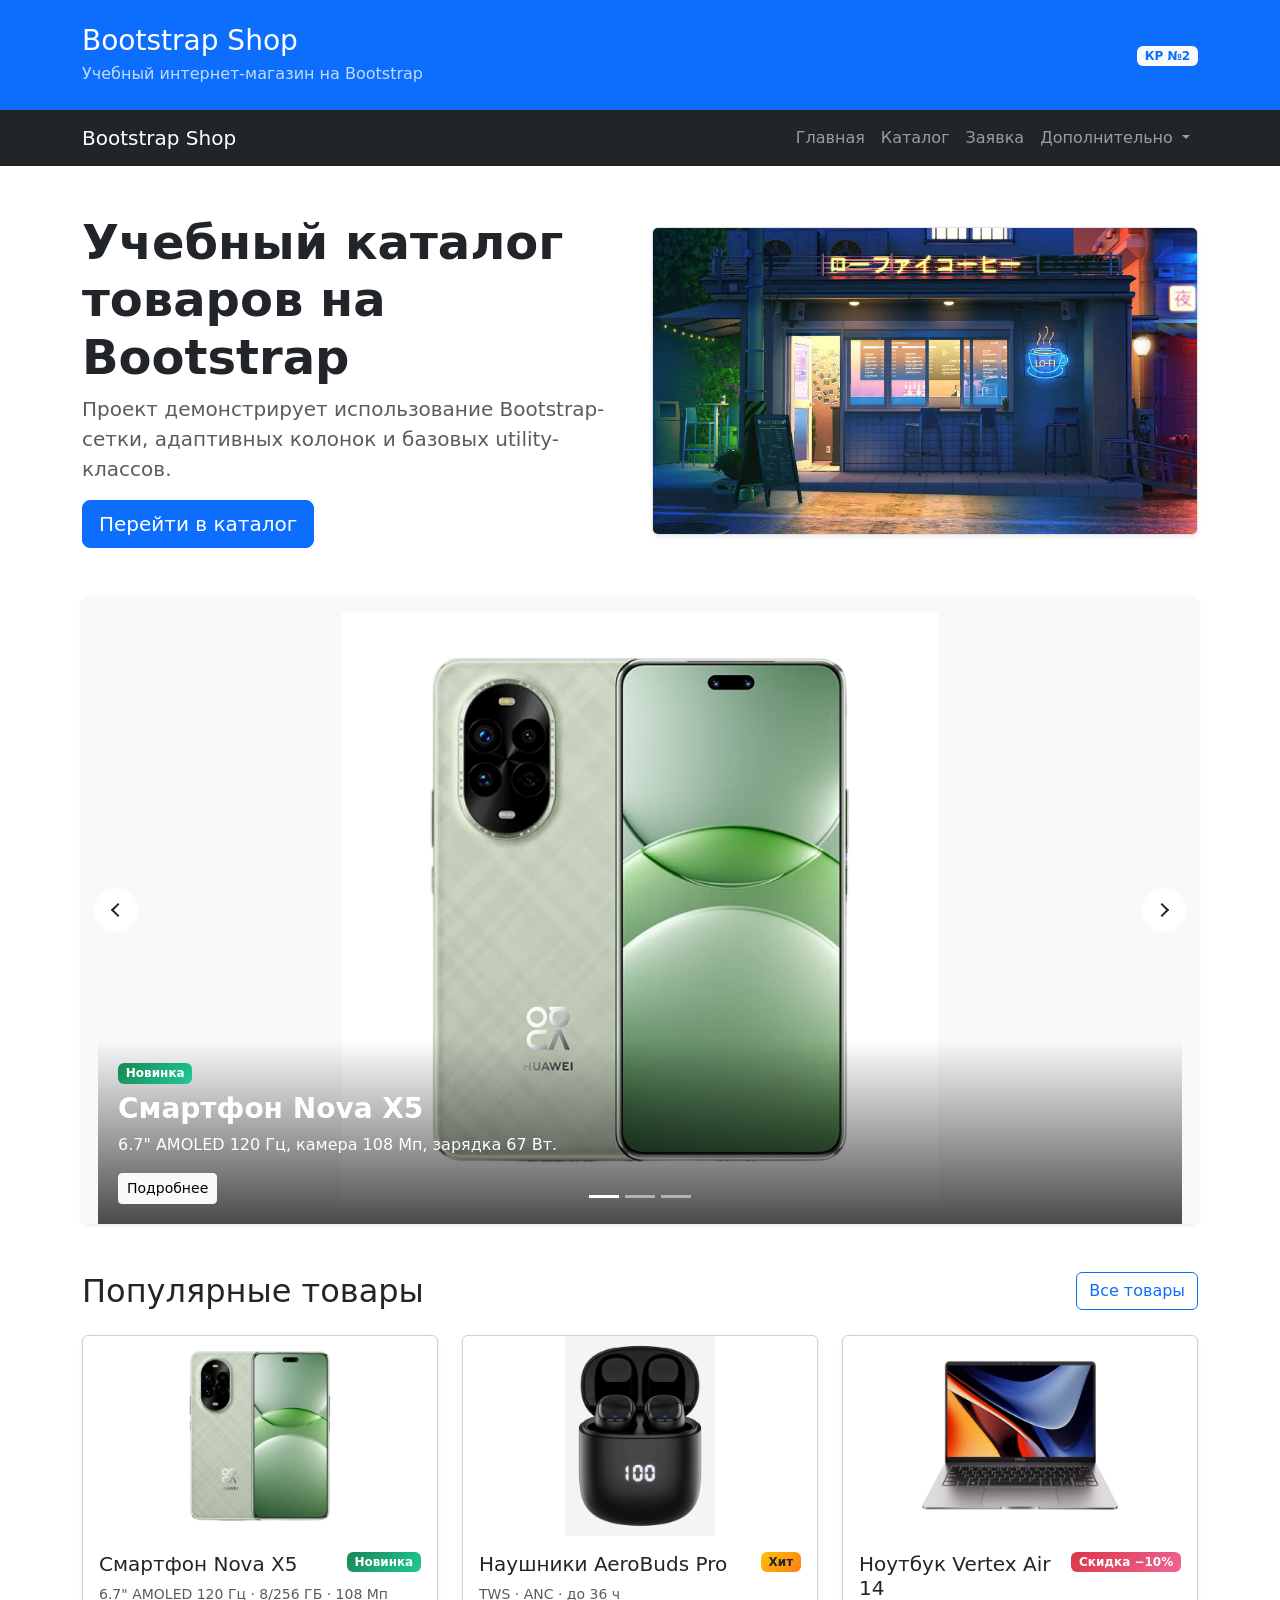
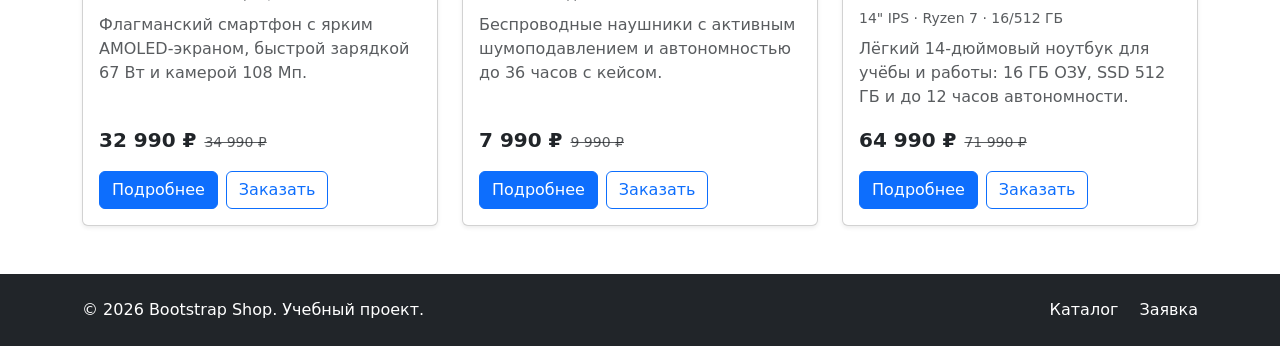
<file: index.html>
<!DOCTYPE html>
<html lang="ru">

<head>
    <meta charset="UTF-8">
    <meta name="viewport" content="width=device-width, initial-scale=1.0">
    <title>Главная — Bootstrap Shop</title>

    <link href="https://cdn.jsdelivr.net/npm/bootstrap@5.3.3/dist/css/bootstrap.min.css" rel="stylesheet">
    <link rel="stylesheet" href="css/custom.css">
</head>

<body class="d-flex flex-column min-vh-100">
    <script src="https://cdn.jsdelivr.net/npm/bootstrap@5.3.3/dist/js/bootstrap.bundle.min.js">
    </script>
    <header class="bg-primary text-white py-4">
        <div class="container">
            <div class="row align-items-center">
                <div class="col-12 col-md-8">
                    <h1 class="h3 mb-1">Bootstrap Shop</h1>
                    <p class="mb-0 opacity-75">
                        Учебный интернет-магазин на Bootstrap
                    </p>
                </div>

                <div class="col-12 col-md-4 text-md-end mt-3 mt-md-0">
                    <span class="badge bg-light text-primary">
                        КР №2
                    </span>
                </div>
            </div>
        </div>
    </header>
    <nav class="navbar navbar-expand-lg navbar-dark bg-dark">
        <div class="container">
            <a class="navbar-brand" href="index.html">Bootstrap Shop</a>

            <button class="navbar-toggler" type="button" data-bs-toggle="collapse" data-bs-target="#mainNavbar"
                aria-controls="mainNavbar" aria-expanded="false" aria-label="Переключить навигацию">
                <span class="navbar-toggler-icon"></span>
            </button>

            <div class="collapse navbar-collapse" id="mainNavbar">
                <ul class="navbar-nav ms-auto">
                    <li class="nav-item">
                        <a class="nav-link" href="index.html">Главная</a>
                    </li>

                    <li class="nav-item">
                        <a class="nav-link" href="catalog.html">Каталог</a>
                    </li>

                    <li class="nav-item">
                        <a class="nav-link" href="order.html">Заявка</a>
                    </li>

                    <li class="nav-item dropdown">
                        <a class="nav-link dropdown-toggle" href="#" role="button" data-bs-toggle="dropdown"
                            aria-expanded="false">
                            Дополнительно
                        </a>
                        <ul class="dropdown-menu">
                            <li><a class="dropdown-item" href="catalog.html">Все товары</a></li>
                            <li><a class="dropdown-item" href="order.html">Оформить заявку</a></li>
                            <li><a class="dropdown-item" href="index.html#popular">Популярное</a></li>
                        </ul>
                    </li>
                </ul>
            </div>
        </div>
    </nav>

    <main>
        <section class="container my-5">
            <div class="row align-items-center g-4">
                <div class="col-12 col-lg-6">
                    <h2 class="display-5 fw-bold">
                        Учебный каталог товаров на Bootstrap
                    </h2>
                    <p class="lead text-muted">
                        Проект демонстрирует использование Bootstrap-сетки,
                        адаптивных колонок и базовых utility-классов.
                    </p>
                    <a class="btn btn-primary btn-lg" href="catalog.html">
                        Перейти в каталог
                    </a>
                </div>

                <div class="col-12 col-lg-6">
                    <div class="ratio ratio-16x9 bg-light border rounded overflow-hidden shadow-sm">
                        <img class="preview__image" src="images/preview.jpg" alt="Превью">
                    </div>
                </div>
            </div>
        </section>
        <section class="container my-5">
            <div id="promoCarousel" class="carousel slide" data-bs-ride="carousel" data-bs-interval="5000">
                <div class="carousel-indicators">
                    <button type="button" data-bs-target="#promoCarousel" data-bs-slide-to="0" class="active"
                        aria-current="true" aria-label="Слайд 1"></button>
                    <button type="button" data-bs-target="#promoCarousel" data-bs-slide-to="1"
                        aria-label="Слайд 2"></button>
                    <button type="button" data-bs-target="#promoCarousel" data-bs-slide-to="2"
                        aria-label="Слайд 3"></button>
                </div>

                <div class="carousel-inner rounded overflow-hidden shadow-sm">
                    <div class="carousel-item active">
                        <div class="carousel-media">
                            <img src="images/phone.jpg" alt="Смартфон Nova X5">
                        </div>
                        <div class="carousel-caption d-none d-md-block text-start">
                            <span class="badge bg-success mb-2">Новинка</span>
                            <h2 class="h3 fw-bold">Смартфон Nova X5</h2>
                            <p class="mb-3">6.7" AMOLED 120 Гц, камера 108 Мп, зарядка 67 Вт.</p>
                            <a class="btn btn-light btn-sm" href="product-1.html">Подробнее</a>
                        </div>
                    </div>

                    <div class="carousel-item">
                        <div class="carousel-media">
                            <img src="images/headphones.jpg" alt="Наушники AeroBuds Pro">
                        </div>
                        <div class="carousel-caption d-none d-md-block text-start">
                            <span class="badge bg-warning text-dark mb-2">Хит</span>
                            <h2 class="h3 fw-bold">Наушники AeroBuds Pro</h2>
                            <p class="mb-3">ANC до 35 дБ, Bluetooth 5.3, до 36 часов автономности.</p>
                            <a class="btn btn-light btn-sm" href="product-2.html">Подробнее</a>
                        </div>
                    </div>

                    <div class="carousel-item">
                        <div class="carousel-media">
                            <img src="images/laptop.jpeg" alt="Ноутбук Vertex Air 14">
                        </div>
                        <div class="carousel-caption d-none d-md-block text-start">
                            <span class="badge bg-danger mb-2">Скидка −10%</span>
                            <h2 class="h3 fw-bold">Ноутбук Vertex Air 14</h2>
                            <p class="mb-3">Ryzen 7, 16 ГБ ОЗУ, SSD 512 ГБ, до 12 часов работы.</p>
                            <a class="btn btn-light btn-sm" href="product-3.html">Подробнее</a>
                        </div>
                    </div>
                </div>

                <button class="carousel-control-prev" type="button" data-bs-target="#promoCarousel"
                    data-bs-slide="prev">
                    <span class="carousel-control-prev-icon" aria-hidden="true"></span>
                    <span class="visually-hidden">Предыдущий</span>
                </button>
                <button class="carousel-control-next" type="button" data-bs-target="#promoCarousel"
                    data-bs-slide="next">
                    <span class="carousel-control-next-icon" aria-hidden="true"></span>
                    <span class="visually-hidden">Следующий</span>
                </button>
            </div>
        </section>

        <section class="container my-5" id="popular">
            <div class="d-flex justify-content-between align-items-center mb-4">
                <h2 class="mb-0">Популярные товары</h2>
                <a class="btn btn-outline-primary" href="catalog.html">
                    Все товары
                </a>
            </div>

            <div class="row g-4">
                <div class="col-12 col-md-6 col-lg-4">
                    <div class="card h-100 shadow-sm">
                        <img src="images/phone.jpg" class="card-img-top" alt="Смартфон Nova X5">
                        <div class="card-body d-flex flex-column">
                            <div class="d-flex justify-content-between align-items-start mb-2">
                                <h3 class="card-title h5 mb-0">Смартфон Nova X5</h3>
                                <span class="badge bg-success">Новинка</span>
                            </div>
                            <p class="text-muted small mb-2">6.7" AMOLED 120 Гц · 8/256 ГБ · 108 Мп</p>
                            <p class="card-text text-muted">
                                Флагманский смартфон с ярким AMOLED-экраном, быстрой зарядкой 67 Вт и камерой 108 Мп.
                            </p>
                            <div class="d-flex align-items-baseline gap-2 mt-auto mb-3">
                                <span class="fs-5 fw-bold">32 990 ₽</span>
                                <small class="text-muted text-decoration-line-through">34 990 ₽</small>
                            </div>
                            <div class="d-flex gap-2">
                                <a class="btn btn-primary" href="product-1.html">Подробнее</a>
                                <a class="btn btn-outline-primary" href="order.html">Заказать</a>
                            </div>
                        </div>
                    </div>
                </div>

                <div class="col-12 col-md-6 col-lg-4">
                    <div class="card h-100 shadow-sm">
                        <img src="images/headphones.jpg" class="card-img-top" alt="Наушники AeroBuds Pro">
                        <div class="card-body d-flex flex-column">
                            <div class="d-flex justify-content-between align-items-start mb-2">
                                <h3 class="card-title h5 mb-0">Наушники AeroBuds Pro</h3>
                                <span class="badge bg-warning text-dark">Хит</span>
                            </div>
                            <p class="text-muted small mb-2">TWS · ANC · до 36 ч</p>
                            <p class="card-text text-muted">
                                Беспроводные наушники с активным шумоподавлением и автономностью до 36 часов с кейсом.
                            </p>
                            <div class="d-flex align-items-baseline gap-2 mt-auto mb-3">
                                <span class="fs-5 fw-bold">7 990 ₽</span>
                                <small class="text-muted text-decoration-line-through">9 990 ₽</small>
                            </div>
                            <div class="d-flex gap-2">
                                <a class="btn btn-primary" href="product-2.html">Подробнее</a>
                                <a class="btn btn-outline-primary" href="order.html">Заказать</a>
                            </div>
                        </div>
                    </div>
                </div>

                <div class="col-12 col-md-6 col-lg-4">
                    <div class="card h-100 shadow-sm">
                        <img src="images/laptop.jpeg" class="card-img-top" alt="Ноутбук Vertex Air 14">
                        <div class="card-body d-flex flex-column">
                            <div class="d-flex justify-content-between align-items-start mb-2">
                                <h3 class="card-title h5 mb-0">Ноутбук Vertex Air 14</h3>
                                <span class="badge bg-danger">Скидка −10%</span>
                            </div>
                            <p class="text-muted small mb-2">14" IPS · Ryzen 7 · 16/512 ГБ</p>
                            <p class="card-text text-muted">
                                Лёгкий 14-дюймовый ноутбук для учёбы и работы: 16 ГБ ОЗУ, SSD 512 ГБ и до 12 часов
                                автономности.
                            </p>
                            <div class="d-flex align-items-baseline gap-2 mt-auto mb-3">
                                <span class="fs-5 fw-bold">64 990 ₽</span>
                                <small class="text-muted text-decoration-line-through">71 990 ₽</small>
                            </div>
                            <div class="d-flex gap-2">
                                <a class="btn btn-primary" href="product-3.html">Подробнее</a>
                                <a class="btn btn-outline-primary" href="order.html">Заказать</a>
                            </div>
                        </div>
                    </div>
                </div>
            </div>
        </section>

    </main>

    <footer class="bg-dark text-white py-4 mt-auto">
        <div class="container">
            <div class="row align-items-center g-3">
                <div class="col-12 col-md-6">
                    <p class="mb-0">
                        &copy; 2026 Bootstrap Shop. Учебный проект.
                    </p>
                </div>

                <div class="col-12 col-md-6 text-md-end">
                    <a class="text-white text-decoration-none me-3" href="catalog.html">
                        Каталог
                    </a>
                    <a class="text-white text-decoration-none" href="order.html">
                        Заявка
                    </a>
                </div>
            </div>
        </div>
    </footer>

</body>

</html>
</file>
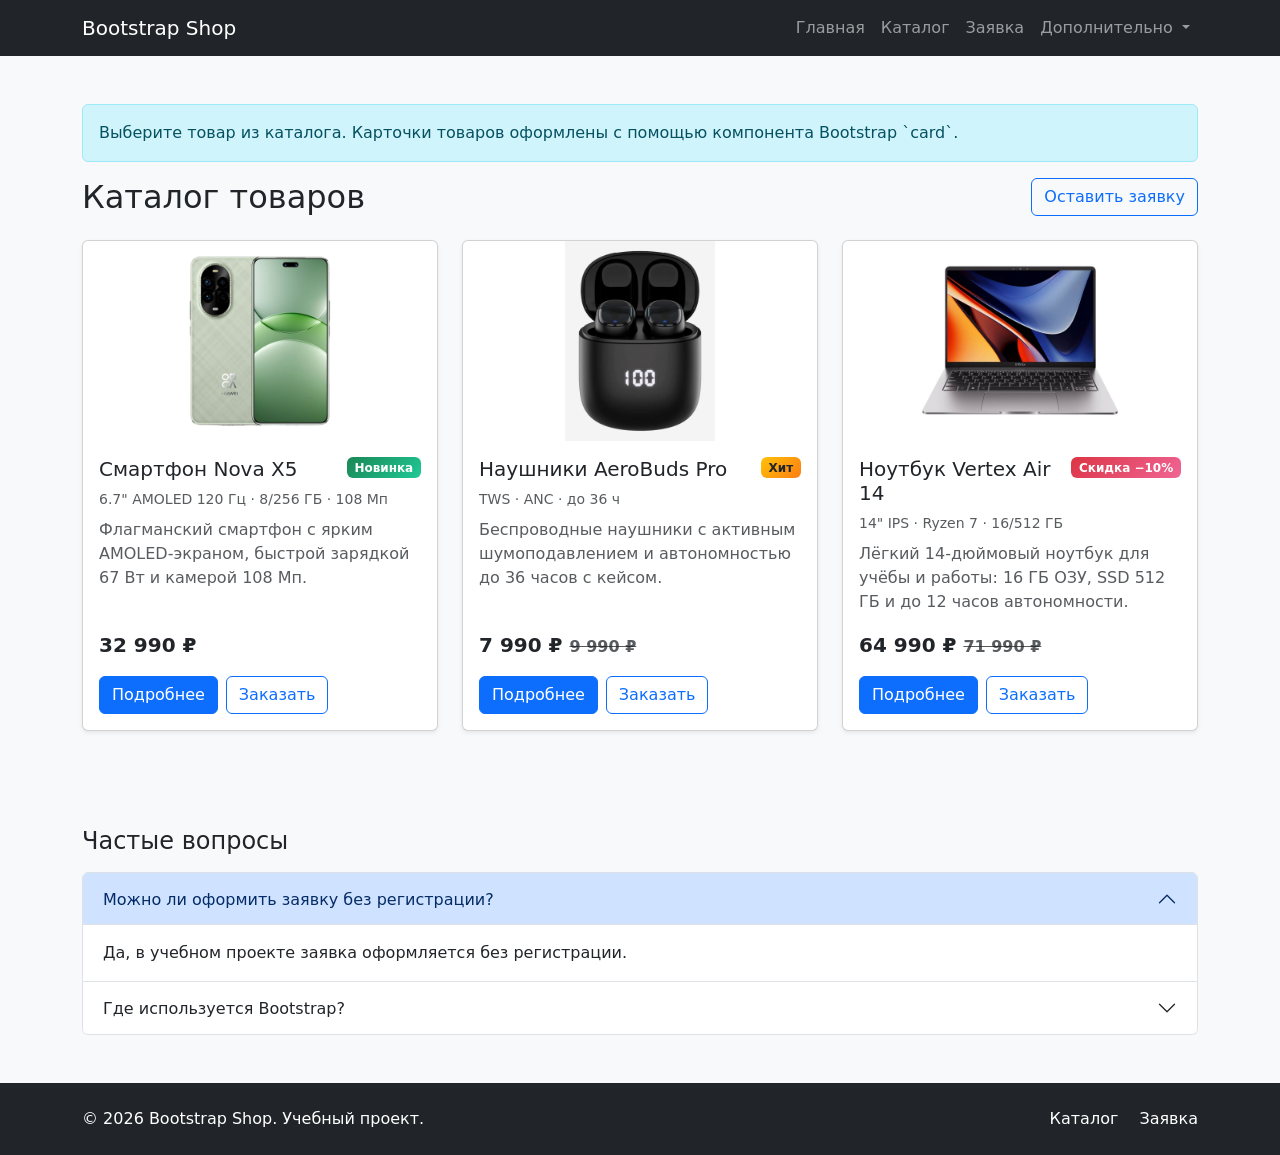
<file: catalog.html>
<!DOCTYPE html>
<html lang="ru">

<head>
    <meta charset="UTF-8">
    <meta name="viewport" content="width=device-width, initial-scale=1.0">
    <title>Каталог — Bootstrap Shop</title>

    <link href="https://cdn.jsdelivr.net/npm/bootstrap@5.3.3/dist/css/bootstrap.min.css" rel="stylesheet">
    <link rel="stylesheet" href="css/custom.css">
</head>

<body class="bg-light d-flex flex-column min-vh-100">
    <nav class="navbar navbar-expand-lg navbar-dark bg-dark">
        <div class="container">
            <a class="navbar-brand" href="index.html">Bootstrap Shop</a>

            <button class="navbar-toggler" type="button" data-bs-toggle="collapse" data-bs-target="#mainNavbar"
                aria-controls="mainNavbar" aria-expanded="false" aria-label="Переключить навигацию">
                <span class="navbar-toggler-icon"></span>
            </button>

            <div class="collapse navbar-collapse" id="mainNavbar">
                <ul class="navbar-nav ms-auto">
                    <li class="nav-item">
                        <a class="nav-link" href="index.html">Главная</a>
                    </li>

                    <li class="nav-item">
                        <a class="nav-link" href="catalog.html">Каталог</a>
                    </li>

                    <li class="nav-item">
                        <a class="nav-link" href="order.html">Заявка</a>
                    </li>

                    <li class="nav-item dropdown">
                        <a class="nav-link dropdown-toggle" href="#" role="button" data-bs-toggle="dropdown"
                            aria-expanded="false">
                            Дополнительно
                        </a>
                        <ul class="dropdown-menu">
                            <li><a class="dropdown-item" href="catalog.html">Все товары</a></li>
                            <li><a class="dropdown-item" href="order.html">Оформить заявку</a></li>
                            <li><a class="dropdown-item" href="index.html#popular">Популярное</a></li>
                        </ul>
                    </li>
                </ul>
            </div>
        </div>
    </nav>
    <main class="container my-5">
        <div class="alert alert-info" role="alert">
            Выберите товар из каталога. Карточки товаров оформлены с помощью компонента Bootstrap `card`.
        </div>

        <div class="d-flex justify-content-between align-items-center mb-4">
            <h1 class="h2 mb-0">Каталог товаров</h1>
            <a class="btn btn-outline-primary" href="order.html">
                Оставить заявку
            </a>
        </div>

        <div class="row g-4">
            <div class="col-12 col-md-6 col-lg-4" data-category="smartphones" data-price="32990"
                data-name="Смартфон Nova X5">
                <div class="card h-100 shadow-sm">
                    <img src="images/phone.jpg" class="card-img-top" alt="Смартфон Nova X5">
                    <div class="card-body d-flex flex-column">
                        <div class="d-flex justify-content-between align-items-start mb-2">
                            <h2 class="card-title h5 mb-0">Смартфон Nova X5</h2>
                            <span class="badge bg-success">Новинка</span>
                        </div>
                        <p class="text-muted small mb-2">6.7" AMOLED 120 Гц · 8/256 ГБ · 108 Мп</p>
                        <p class="card-text text-muted">
                            Флагманский смартфон с ярким AMOLED-экраном, быстрой зарядкой 67 Вт и камерой 108 Мп.
                        </p>
                        <p class="fw-bold fs-5 mt-auto mb-3">32 990 ₽</p>
                        <div class="d-flex gap-2">
                            <a class="btn btn-primary" href="product-1.html">Подробнее</a>
                            <button class="btn btn-outline-primary" type="button" data-bs-toggle="modal"
                                data-bs-target="#orderModal">Заказать</button>
                        </div>
                    </div>
                </div>
            </div>

            <div class="col-12 col-md-6 col-lg-4" data-category="audio" data-price="7990"
                data-name="Наушники AeroBuds Pro">
                <div class="card h-100 shadow-sm">
                    <img src="images/headphones.jpg" class="card-img-top" alt="Наушники AeroBuds Pro">
                    <div class="card-body d-flex flex-column">
                        <div class="d-flex justify-content-between align-items-start mb-2">
                            <h2 class="card-title h5 mb-0">Наушники AeroBuds Pro</h2>
                            <span class="badge bg-warning text-dark">Хит</span>
                        </div>
                        <p class="text-muted small mb-2">TWS · ANC · до 36 ч</p>
                        <p class="card-text text-muted">
                            Беспроводные наушники с активным шумоподавлением и автономностью до 36 часов с кейсом.
                        </p>
                        <p class="fw-bold fs-5 mt-auto mb-3">
                            7 990 ₽
                            <small class="text-muted text-decoration-line-through fs-6">9 990 ₽</small>
                        </p>
                        <div class="d-flex gap-2">
                            <a class="btn btn-primary" href="product-2.html">Подробнее</a>
                            <button class="btn btn-outline-primary" type="button" data-bs-toggle="modal"
                                data-bs-target="#orderModal">Заказать</button>
                        </div>
                    </div>
                </div>
            </div>

            <div class="col-12 col-md-6 col-lg-4" data-category="laptops" data-price="64990"
                data-name="Ноутбук Vertex Air 14">
                <div class="card h-100 shadow-sm">
                    <img src="images/laptop.jpeg" class="card-img-top" alt="Ноутбук Vertex Air 14">
                    <div class="card-body d-flex flex-column">
                        <div class="d-flex justify-content-between align-items-start mb-2">
                            <h2 class="card-title h5 mb-0">Ноутбук Vertex Air 14</h2>
                            <span class="badge bg-danger">Скидка −10%</span>
                        </div>
                        <p class="text-muted small mb-2">14" IPS · Ryzen 7 · 16/512 ГБ</p>
                        <p class="card-text text-muted">
                            Лёгкий 14-дюймовый ноутбук для учёбы и работы: 16 ГБ ОЗУ, SSD 512 ГБ и до 12 часов
                            автономности.
                        </p>
                        <p class="fw-bold fs-5 mt-auto mb-3">
                            64 990 ₽
                            <small class="text-muted text-decoration-line-through fs-6">71 990 ₽</small>
                        </p>
                        <div class="d-flex gap-2">
                            <a class="btn btn-primary" href="product-3.html">Подробнее</a>
                            <button class="btn btn-outline-primary" type="button" data-bs-toggle="modal"
                                data-bs-target="#orderModal">Заказать</button>
                        </div>
                    </div>
                </div>
            </div>

        </div>
    </main>
    <div class="modal fade" id="orderModal" tabindex="-1" aria-labelledby="orderModalLabel" aria-hidden="true">
        <div class="modal-dialog">
            <div class="modal-content">
                <div class="modal-header">
                    <h2 class="modal-title h5" id="orderModalLabel">
                        Быстрая заявка
                    </h2>
                    <button type="button" class="btn-close" data-bs-dismiss="modal" aria-label="Закрыть"></button>
                </div>

                <div class="modal-body">
                    <p class="text-muted">
                        Оставьте контактные данные, и менеджер свяжется с вами.
                    </p>

                    <form>
                        <div class="mb-3">
                            <label for="modal-name" class="form-label">Имя</label>
                            <input id="modal-name" type="text" class="form-control" required>
                        </div>

                        <div class="mb-3">
                            <label for="modal-email" class="form-label">E-mail</label>
                            <input id="modal-email" name="email" type="email" class="form-control" required>
                        </div>

                        <div class="mb-3">
                            <label for="modal-phone" class="form-label">Телефон</label>
                            <input id="modal-phone" type="tel" class="form-control" required>
                        </div>

                        <div class="mb-3">
                            <label for="modal-product" class="form-label">Товар</label>
                            <select id="modal-product" name="product" class="form-select">
                                <option selected>Выберите товар</option>
                                <option value="nova-x5">Смартфон Nova X5 — 32 990 ₽</option>
                                <option value="aerobuds-pro">Наушники AeroBuds Pro — 7 990 ₽</option>
                                <option value="vertex-air-14">Ноутбук Vertex Air 14 — 64 990 ₽</option>
                            </select>
                        </div>

                        <div class="mb-3">
                            <label for="modal-comment" class="form-label">Комментарий</label>
                            <textarea id="modal-comment" name="comment" class="form-control" rows="3"></textarea>
                        </div>

                        <div class="form-check mb-3">
                            <input id="modal-agree" class="form-check-input" type="checkbox" required>
                            <label class="form-check-label" for="modal-agree">
                                Согласен на обработку данных
                            </label>
                        </div>
                    </form>
                </div>

                <div class="modal-footer">
                    <button type="button" class="btn btn-secondary" data-bs-dismiss="modal">
                        Закрыть
                    </button>
                    <button type="button" class="btn btn-primary" data-bs-dismiss="modal">
                        Отправить
                    </button>
                </div>
            </div>
        </div>
    </div>

    <section class="container my-5">
        <h2 class="h4 mb-3">Частые вопросы</h2>

        <div class="accordion" id="faqAccordion">
            <div class="accordion-item">
                <h3 class="accordion-header">
                    <button class="accordion-button" type="button" data-bs-toggle="collapse" data-bs-target="#faqOne"
                        aria-expanded="true" aria-controls="faqOne">
                        Можно ли оформить заявку без регистрации?
                    </button>
                </h3>
                <div id="faqOne" class="accordion-collapse collapse show" data-bs-parent="#faqAccordion">
                    <div class="accordion-body">
                        Да, в учебном проекте заявка оформляется без регистрации.
                    </div>
                </div>
            </div>

            <div class="accordion-item">
                <h3 class="accordion-header">
                    <button class="accordion-button collapsed" type="button" data-bs-toggle="collapse"
                        data-bs-target="#faqTwo" aria-expanded="false" aria-controls="faqTwo">
                        Где используется Bootstrap?
                    </button>
                </h3>
                <div id="faqTwo" class="accordion-collapse collapse" data-bs-parent="#faqAccordion">
                    <div class="accordion-body">
                        Bootstrap используется для сетки, карточек, форм, навигации, сообщений и модальных окон.
                    </div>
                </div>
            </div>
        </div>
    </section>

    <footer class="bg-dark text-white py-4 mt-auto">
        <div class="container">
            <div class="row align-items-center g-3">
                <div class="col-12 col-md-6">
                    <p class="mb-0">
                        &copy; 2026 Bootstrap Shop. Учебный проект.
                    </p>
                </div>

                <div class="col-12 col-md-6 text-md-end">
                    <a class="text-white text-decoration-none me-3" href="catalog.html">
                        Каталог
                    </a>
                    <a class="text-white text-decoration-none" href="order.html">
                        Заявка
                    </a>
                </div>
            </div>
        </div>
    </footer>

    <script src="https://cdn.jsdelivr.net/npm/bootstrap@5.3.3/dist/js/bootstrap.bundle.min.js">
    </script>
</body>

</html>
</file>
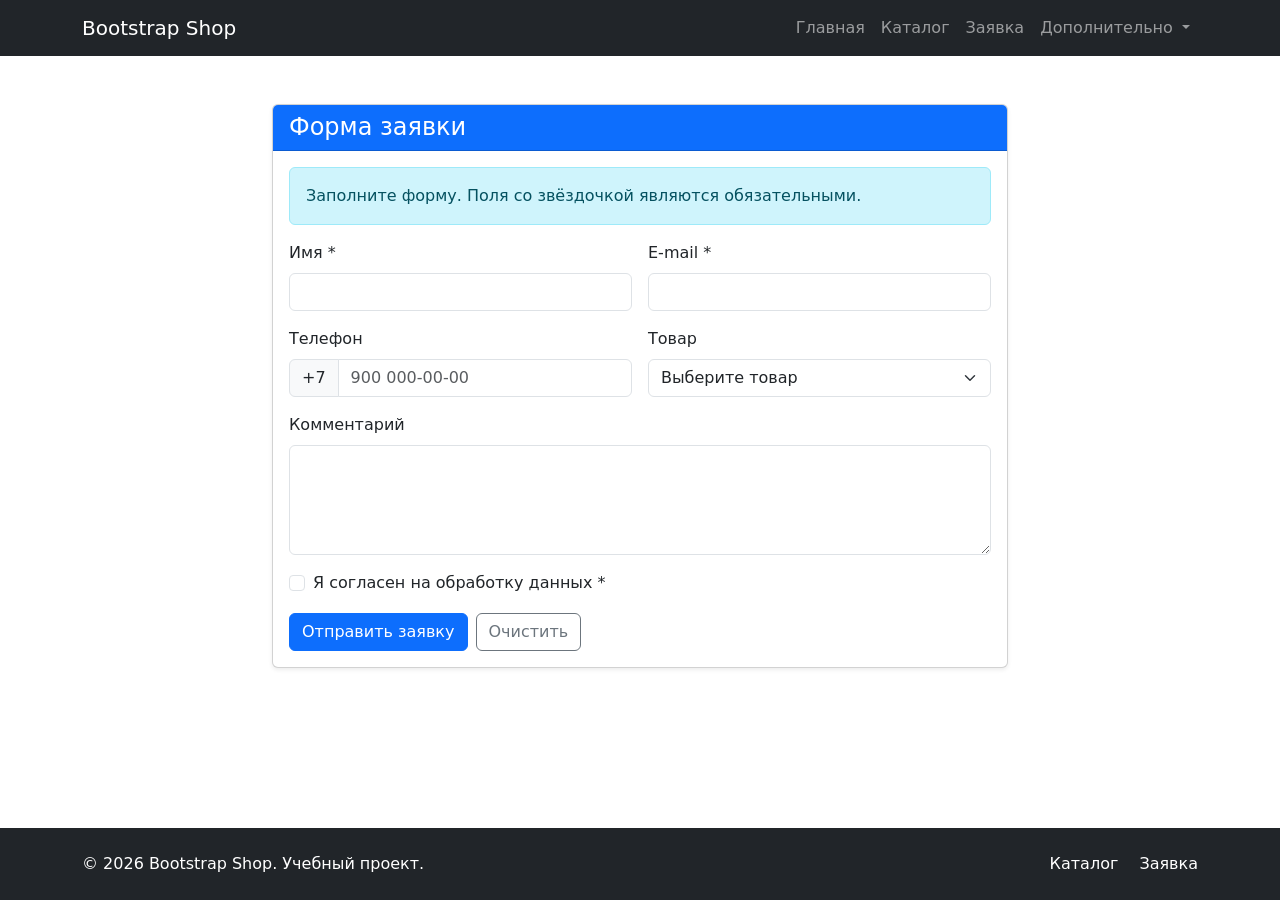
<file: order.html>
<!DOCTYPE html>
<html lang="ru">

<head>
    <meta charset="UTF-8">
    <meta name="viewport" content="width=device-width, initial-scale=1.0">
    <title>Заказ — Bootstrap Shop</title>

    <link href="https://cdn.jsdelivr.net/npm/bootstrap@5.3.3/dist/css/bootstrap.min.css" rel="stylesheet">
    <link rel="stylesheet" href="css/custom.css">
</head>

<body class="d-flex flex-column min-vh-100">
    <script src="https://cdn.jsdelivr.net/npm/bootstrap@5.3.3/dist/js/bootstrap.bundle.min.js">
    </script>
    <nav class="navbar navbar-expand-lg navbar-dark bg-dark">
        <div class="container">
            <a class="navbar-brand" href="index.html">Bootstrap Shop</a>

            <button class="navbar-toggler" type="button" data-bs-toggle="collapse" data-bs-target="#mainNavbar"
                aria-controls="mainNavbar" aria-expanded="false" aria-label="Переключить навигацию">
                <span class="navbar-toggler-icon"></span>
            </button>

            <div class="collapse navbar-collapse" id="mainNavbar">
                <ul class="navbar-nav ms-auto">
                    <li class="nav-item">
                        <a class="nav-link" href="index.html">Главная</a>
                    </li>

                    <li class="nav-item">
                        <a class="nav-link" href="catalog.html">Каталог</a>
                    </li>

                    <li class="nav-item">
                        <a class="nav-link" href="order.html">Заявка</a>
                    </li>

                    <li class="nav-item dropdown">
                        <a class="nav-link dropdown-toggle" href="#" role="button" data-bs-toggle="dropdown"
                            aria-expanded="false">
                            Дополнительно
                        </a>
                        <ul class="dropdown-menu">
                            <li><a class="dropdown-item" href="catalog.html">Все товары</a></li>
                            <li><a class="dropdown-item" href="order.html">Оформить заявку</a></li>
                            <li><a class="dropdown-item" href="index.html#popular">Популярное</a></li>
                        </ul>
                    </li>
                </ul>
            </div>
        </div>
    </nav>
    <main class="container my-5">
        <div class="row justify-content-center">
            <div class="col-12 col-lg-8">
                <div class="card shadow-sm">
                    <div class="card-header bg-primary text-white">
                        <h1 class="h4 mb-0">Форма заявки</h1>
                    </div>

                    <div class="card-body">
                        <div class="alert alert-info" role="alert">
                            Заполните форму. Поля со звёздочкой являются обязательными.
                        </div>

                        <form>
                            <div class="row g-3">
                                <div class="col-12 col-md-6">
                                    <label for="order-name" class="form-label">Имя *</label>
                                    <input id="order-name" name="name" type="text" class="form-control" required>
                                </div>

                                <div class="col-12 col-md-6">
                                    <label for="order-email" class="form-label">E-mail *</label>
                                    <input id="order-email" name="email" type="email" class="form-control" required>
                                </div>

                                <div class="col-12 col-md-6">
                                    <label for="order-phone" class="form-label">Телефон</label>
                                    <div class="input-group">
                                        <span class="input-group-text">+7</span>
                                        <input id="order-phone" name="phone" type="tel" class="form-control"
                                            placeholder="900 000-00-00">
                                    </div>
                                </div>

                                <div class="col-12 col-md-6">
                                    <label for="order-product" class="form-label">Товар</label>
                                    <select id="order-product" name="product" class="form-select">
                                        <option selected>Выберите товар</option>
                                        <option value="nova-x5">Смартфон Nova X5 — 32 990 ₽</option>
                                        <option value="aerobuds-pro">Наушники AeroBuds Pro — 7 990 ₽</option>
                                        <option value="vertex-air-14">Ноутбук Vertex Air 14 — 64 990 ₽</option>
                                    </select>
                                </div>

                                <div class="col-12">
                                    <label for="order-comment" class="form-label">Комментарий</label>
                                    <textarea id="order-comment" name="comment" class="form-control"
                                        rows="4"></textarea>
                                </div>

                                <div class="col-12">
                                    <div class="form-check">
                                        <input id="order-agree" name="agree" class="form-check-input" type="checkbox"
                                            required>
                                        <label class="form-check-label" for="order-agree">
                                            Я согласен на обработку данных *
                                        </label>
                                    </div>
                                </div>

                                <div class="col-12 d-flex gap-2">
                                    <button class="btn btn-primary" type="submit">
                                        Отправить заявку
                                    </button>
                                    <button class="btn btn-outline-secondary" type="reset">
                                        Очистить
                                    </button>
                                </div>
                            </div>
                        </form>
                    </div>
                </div>
            </div>
        </div>
    </main>
    <footer class="bg-dark text-white py-4 mt-auto">
        <div class="container">
            <div class="row align-items-center g-3">
                <div class="col-12 col-md-6">
                    <p class="mb-0">
                        &copy; 2026 Bootstrap Shop. Учебный проект.
                    </p>
                </div>

                <div class="col-12 col-md-6 text-md-end">
                    <a class="text-white text-decoration-none me-3" href="catalog.html">
                        Каталог
                    </a>
                    <a class="text-white text-decoration-none" href="order.html">
                        Заявка
                    </a>
                </div>
            </div>
        </div>
    </footer>

</body>

</html>
</file>
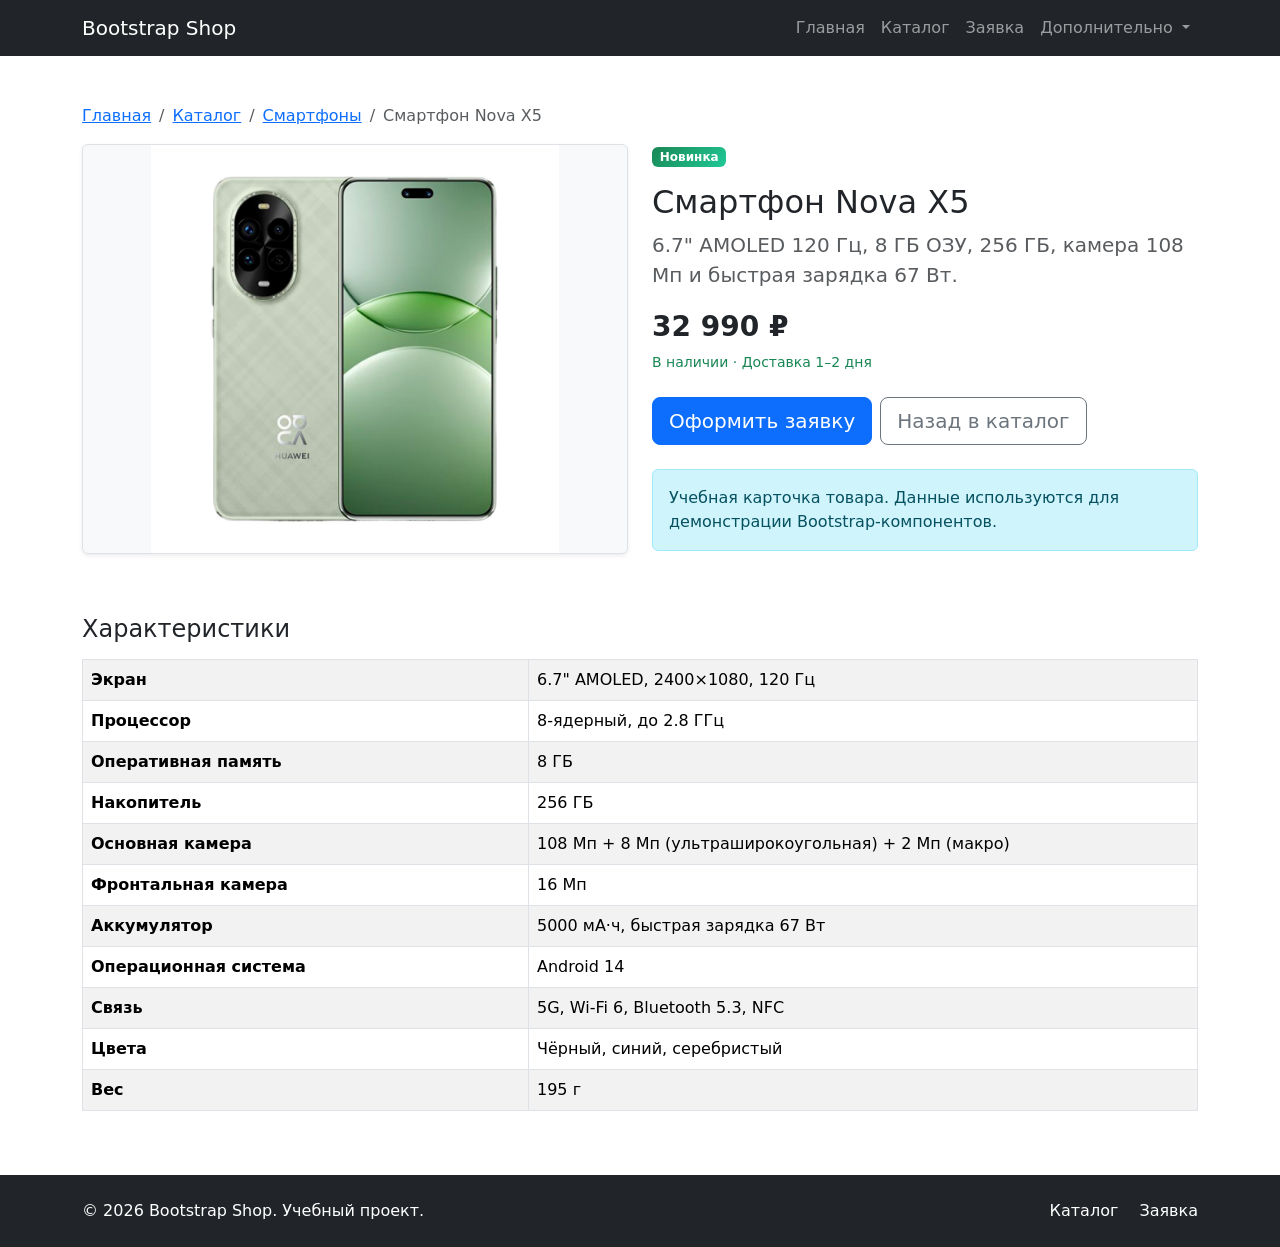
<file: product-1.html>
<!DOCTYPE html>
<html lang="ru">

<head>
    <meta charset="UTF-8">
    <meta name="viewport" content="width=device-width, initial-scale=1.0">
    <title>Товар — Bootstrap Shop</title>

    <link href="https://cdn.jsdelivr.net/npm/bootstrap@5.3.3/dist/css/bootstrap.min.css" rel="stylesheet">
    <link rel="stylesheet" href="css/custom.css">
</head>

<body class="d-flex flex-column min-vh-100">
    <nav class="navbar navbar-expand-lg navbar-dark bg-dark">
        <div class="container">
            <a class="navbar-brand" href="index.html">Bootstrap Shop</a>

            <button class="navbar-toggler" type="button" data-bs-toggle="collapse" data-bs-target="#mainNavbar"
                aria-controls="mainNavbar" aria-expanded="false" aria-label="Переключить навигацию">
                <span class="navbar-toggler-icon"></span>
            </button>

            <div class="collapse navbar-collapse" id="mainNavbar">
                <ul class="navbar-nav ms-auto">
                    <li class="nav-item">
                        <a class="nav-link" href="index.html">Главная</a>
                    </li>

                    <li class="nav-item">
                        <a class="nav-link" href="catalog.html">Каталог</a>
                    </li>

                    <li class="nav-item">
                        <a class="nav-link" href="order.html">Заявка</a>
                    </li>

                    <li class="nav-item dropdown">
                        <a class="nav-link dropdown-toggle" href="#" role="button" data-bs-toggle="dropdown"
                            aria-expanded="false">
                            Дополнительно
                        </a>
                        <ul class="dropdown-menu">
                            <li><a class="dropdown-item" href="catalog.html">Все товары</a></li>
                            <li><a class="dropdown-item" href="order.html">Оформить заявку</a></li>
                            <li><a class="dropdown-item" href="index.html#popular">Популярное</a></li>
                        </ul>
                    </li>
                </ul>
            </div>
        </div>
    </nav>

    <main class="container my-5">
        <nav aria-label="breadcrumb">
            <ol class="breadcrumb">
                <li class="breadcrumb-item"><a href="index.html">Главная</a></li>
                <li class="breadcrumb-item"><a href="catalog.html">Каталог</a></li>
                <li class="breadcrumb-item"><a href="catalog.html">Смартфоны</a></li>
                <li class="breadcrumb-item active" aria-current="page">Смартфон Nova X5</li>
            </ol>
        </nav>

        <div class="row g-4">
            <div class="col-12 col-lg-6">
                <div class="ratio ratio-4x3 bg-light border rounded overflow-hidden shadow-sm">
                    <img src="images/phone.jpg" alt="Смартфон Nova X5" class="w-100 h-100" style="object-fit: contain;">
                </div>
            </div>

            <div class="col-12 col-lg-6">
                <span class="badge bg-success mb-3">Новинка</span>
                <h1 class="h2">Смартфон Nova X5</h1>
                <p class="lead text-muted">
                    6.7" AMOLED 120 Гц, 8 ГБ ОЗУ, 256 ГБ, камера 108 Мп и быстрая зарядка 67 Вт.
                </p>

                <p class="fs-3 fw-bold mb-1">32 990 ₽</p>
                <p class="text-success small mb-4">В наличии · Доставка 1–2 дня</p>

                <div class="d-flex gap-2 mb-4">
                    <a class="btn btn-primary btn-lg" href="order.html">Оформить заявку</a>
                    <a class="btn btn-outline-secondary btn-lg" href="catalog.html">Назад в каталог</a>
                </div>

                <div class="alert alert-info" role="alert">
                    Учебная карточка товара. Данные используются для демонстрации Bootstrap-компонентов.
                </div>
            </div>
        </div>

        <section class="mt-5">
            <h2 class="h4 mb-3">Характеристики</h2>

            <div class="table-responsive">
                <table class="table table-striped table-bordered align-middle">
                    <tbody>
                        <tr>
                            <th scope="row" style="width: 40%;">Экран</th>
                            <td>6.7" AMOLED, 2400×1080, 120 Гц</td>
                        </tr>
                        <tr>
                            <th scope="row">Процессор</th>
                            <td>8-ядерный, до 2.8 ГГц</td>
                        </tr>
                        <tr>
                            <th scope="row">Оперативная память</th>
                            <td>8 ГБ</td>
                        </tr>
                        <tr>
                            <th scope="row">Накопитель</th>
                            <td>256 ГБ</td>
                        </tr>
                        <tr>
                            <th scope="row">Основная камера</th>
                            <td>108 Мп + 8 Мп (ультраширокоугольная) + 2 Мп (макро)</td>
                        </tr>
                        <tr>
                            <th scope="row">Фронтальная камера</th>
                            <td>16 Мп</td>
                        </tr>
                        <tr>
                            <th scope="row">Аккумулятор</th>
                            <td>5000 мА·ч, быстрая зарядка 67 Вт</td>
                        </tr>
                        <tr>
                            <th scope="row">Операционная система</th>
                            <td>Android 14</td>
                        </tr>
                        <tr>
                            <th scope="row">Связь</th>
                            <td>5G, Wi-Fi 6, Bluetooth 5.3, NFC</td>
                        </tr>
                        <tr>
                            <th scope="row">Цвета</th>
                            <td>Чёрный, синий, серебристый</td>
                        </tr>
                        <tr>
                            <th scope="row">Вес</th>
                            <td>195 г</td>
                        </tr>
                    </tbody>
                </table>
            </div>
        </section>
    </main>

    <footer class="bg-dark text-white py-4 mt-auto">
        <div class="container">
            <div class="row align-items-center g-3">
                <div class="col-12 col-md-6">
                    <p class="mb-0">
                        &copy; 2026 Bootstrap Shop. Учебный проект.
                    </p>
                </div>

                <div class="col-12 col-md-6 text-md-end">
                    <a class="text-white text-decoration-none me-3" href="catalog.html">
                        Каталог
                    </a>
                    <a class="text-white text-decoration-none" href="order.html">
                        Заявка
                    </a>
                </div>
            </div>
        </div>
    </footer>

    <script src="https://cdn.jsdelivr.net/npm/bootstrap@5.3.3/dist/js/bootstrap.bundle.min.js">
    </script>
</body>

</html>
</file>
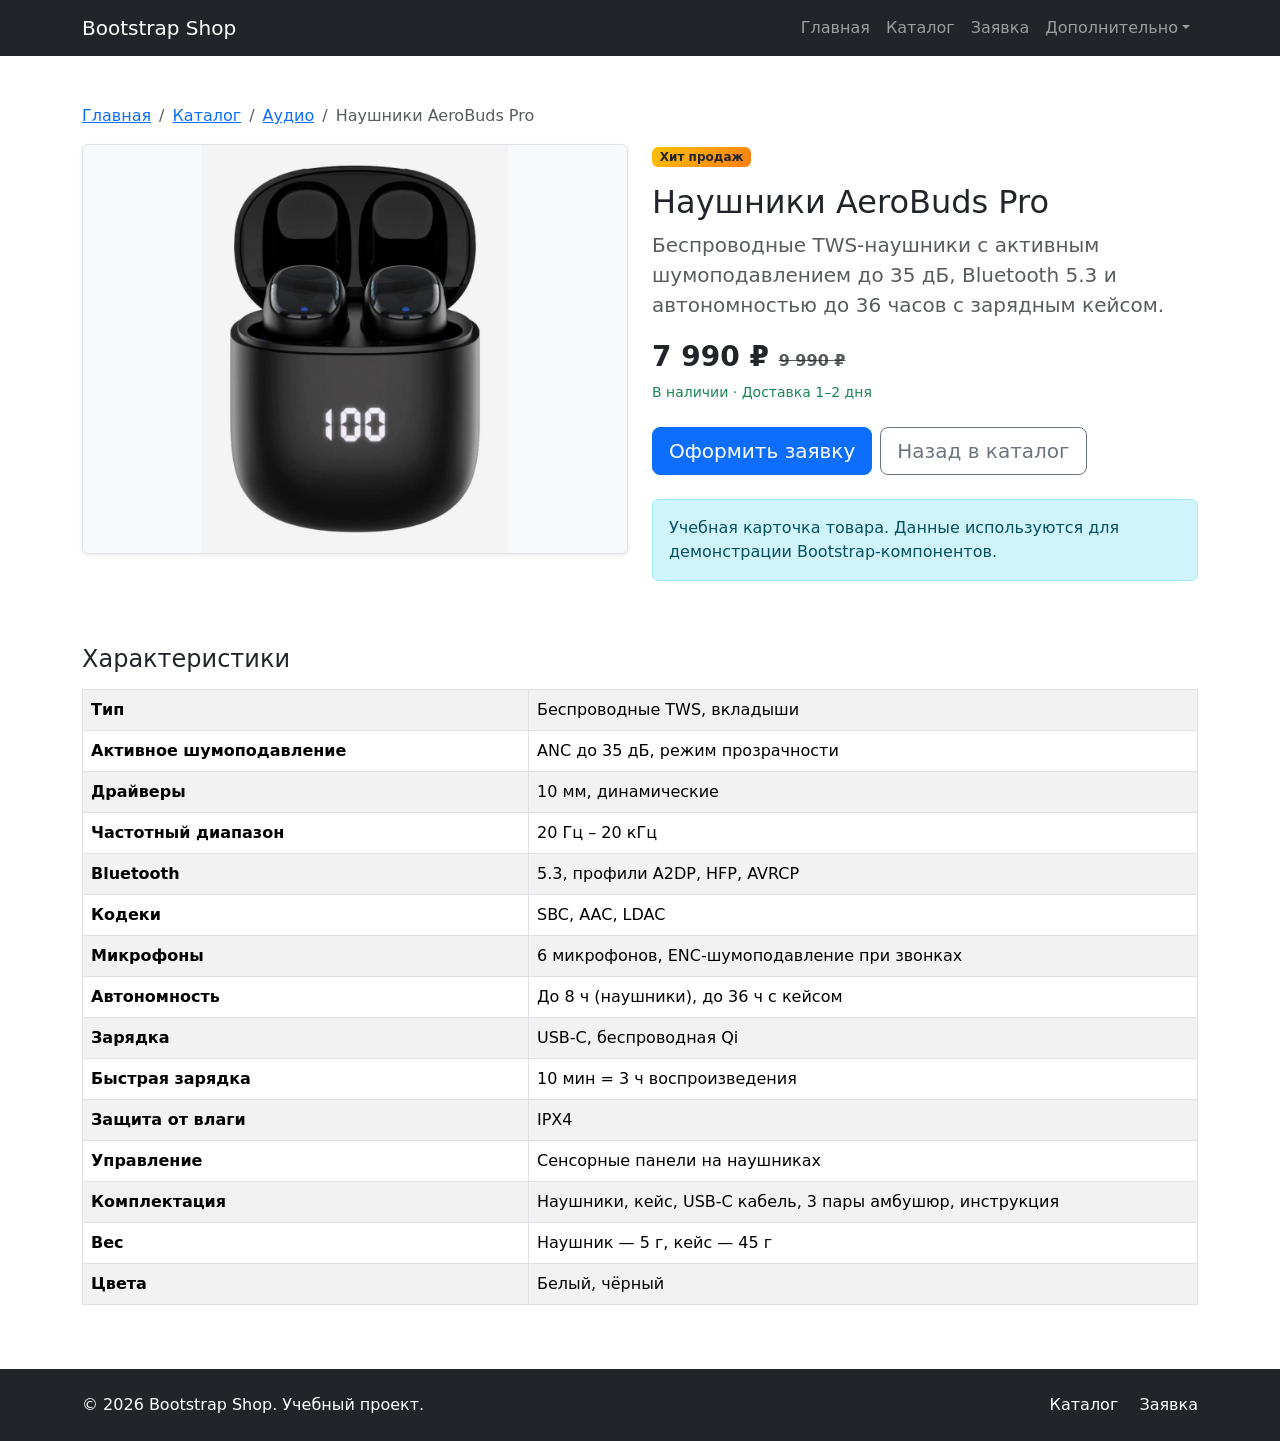
<file: product-2.html>
<!DOCTYPE html>
<html lang="ru">

<head>
    <meta charset="UTF-8">
    <meta name="viewport" content="width=device-width, initial-scale=1.0">
    <title>Наушники AeroBuds Pro — Bootstrap Shop</title>

    <link href="https://cdn.jsdelivr.net/npm/bootstrap@5.3.3/dist/css/bootstrap.min.css" rel="stylesheet">
    <link rel="stylesheet" href="css/custom.css">
</head>

<body class="d-flex flex-column min-vh-100">
    <nav class="navbar navbar-expand-lg navbar-dark bg-dark">
        <div class="container">
            <a class="navbar-brand" href="index.html">Bootstrap Shop</a>

            <button class="navbar-toggler" type="button" data-bs-toggle="collapse" data-bs-target="#mainNavbar"
                aria-controls="mainNavbar" aria-expanded="false" aria-label="Переключить навигацию">
                <span class="navbar-toggler-icon"></span>
            </button>

            <div class="collapse navbar-collapse" id="mainNavbar">
                <ul class="navbar-nav ms-auto">
                    <li class="nav-item"><a class="nav-link" href="index.html">Главная</a></li>
                    <li class="nav-item"><a class="nav-link" href="catalog.html">Каталог</a></li>
                    <li class="nav-item"><a class="nav-link" href="order.html">Заявка</a></li>
                    <li class="nav-item dropdown">
                        <a class="nav-link dropdown-toggle" href="#" role="button" data-bs-toggle="dropdown"
                            aria-expanded="false">Дополнительно</a>
                        <ul class="dropdown-menu">
                            <li><a class="dropdown-item" href="catalog.html">Все товары</a></li>
                            <li><a class="dropdown-item" href="order.html">Оформить заявку</a></li>
                            <li><a class="dropdown-item" href="index.html#popular">Популярное</a></li>
                        </ul>
                    </li>
                </ul>
            </div>
        </div>
    </nav>

    <main class="container my-5">
        <nav aria-label="breadcrumb">
            <ol class="breadcrumb">
                <li class="breadcrumb-item"><a href="index.html">Главная</a></li>
                <li class="breadcrumb-item"><a href="catalog.html">Каталог</a></li>
                <li class="breadcrumb-item"><a href="catalog.html">Аудио</a></li>
                <li class="breadcrumb-item active" aria-current="page">Наушники AeroBuds Pro</li>
            </ol>
        </nav>

        <div class="row g-4">
            <div class="col-12 col-lg-6">
                <div class="ratio ratio-4x3 bg-light border rounded overflow-hidden shadow-sm">
                    <img src="images/headphones.jpg" alt="Наушники AeroBuds Pro" class="w-100 h-100"
                        style="object-fit: contain;">
                </div>
            </div>

            <div class="col-12 col-lg-6">
                <span class="badge bg-warning text-dark mb-3">Хит продаж</span>
                <h1 class="h2">Наушники AeroBuds Pro</h1>
                <p class="lead text-muted">
                    Беспроводные TWS-наушники с активным шумоподавлением до 35 дБ,
                    Bluetooth 5.3 и автономностью до 36 часов с зарядным кейсом.
                </p>

                <p class="fs-3 fw-bold mb-1">
                    7 990 ₽
                    <small class="text-muted text-decoration-line-through fs-6">9 990 ₽</small>
                </p>
                <p class="text-success small mb-4">В наличии · Доставка 1–2 дня</p>

                <div class="d-flex flex-wrap gap-2 mb-4">
                    <a class="btn btn-primary btn-lg" href="order.html">Оформить заявку</a>
                    <a class="btn btn-outline-secondary btn-lg" href="catalog.html">Назад в каталог</a>
                </div>

                <div class="alert alert-info" role="alert">
                    Учебная карточка товара. Данные используются для демонстрации Bootstrap-компонентов.
                </div>
            </div>
        </div>

        <section class="mt-5">
            <h2 class="h4 mb-3">Характеристики</h2>

            <div class="table-responsive">
                <table class="table table-striped table-bordered align-middle">
                    <tbody>
                        <tr>
                            <th scope="row" style="width: 40%;">Тип</th>
                            <td>Беспроводные TWS, вкладыши</td>
                        </tr>
                        <tr>
                            <th scope="row">Активное шумоподавление</th>
                            <td>ANC до 35 дБ, режим прозрачности</td>
                        </tr>
                        <tr>
                            <th scope="row">Драйверы</th>
                            <td>10 мм, динамические</td>
                        </tr>
                        <tr>
                            <th scope="row">Частотный диапазон</th>
                            <td>20 Гц – 20 кГц</td>
                        </tr>
                        <tr>
                            <th scope="row">Bluetooth</th>
                            <td>5.3, профили A2DP, HFP, AVRCP</td>
                        </tr>
                        <tr>
                            <th scope="row">Кодеки</th>
                            <td>SBC, AAC, LDAC</td>
                        </tr>
                        <tr>
                            <th scope="row">Микрофоны</th>
                            <td>6 микрофонов, ENC-шумоподавление при звонках</td>
                        </tr>
                        <tr>
                            <th scope="row">Автономность</th>
                            <td>До 8 ч (наушники), до 36 ч с кейсом</td>
                        </tr>
                        <tr>
                            <th scope="row">Зарядка</th>
                            <td>USB-C, беспроводная Qi</td>
                        </tr>
                        <tr>
                            <th scope="row">Быстрая зарядка</th>
                            <td>10 мин = 3 ч воспроизведения</td>
                        </tr>
                        <tr>
                            <th scope="row">Защита от влаги</th>
                            <td>IPX4</td>
                        </tr>
                        <tr>
                            <th scope="row">Управление</th>
                            <td>Сенсорные панели на наушниках</td>
                        </tr>
                        <tr>
                            <th scope="row">Комплектация</th>
                            <td>Наушники, кейс, USB-C кабель, 3 пары амбушюр, инструкция</td>
                        </tr>
                        <tr>
                            <th scope="row">Вес</th>
                            <td>Наушник — 5 г, кейс — 45 г</td>
                        </tr>
                        <tr>
                            <th scope="row">Цвета</th>
                            <td>Белый, чёрный</td>
                        </tr>
                    </tbody>
                </table>
            </div>
        </section>
    </main>

    <footer class="bg-dark text-white py-4 mt-auto">
        <div class="container">
            <div class="row align-items-center g-3">
                <div class="col-12 col-md-6">
                    <p class="mb-0">&copy; 2026 Bootstrap Shop. Учебный проект.</p>
                </div>
                <div class="col-12 col-md-6 text-md-end">
                    <a class="text-white text-decoration-none me-3" href="catalog.html">Каталог</a>
                    <a class="text-white text-decoration-none" href="order.html">Заявка</a>
                </div>
            </div>
        </div>
    </footer>

    <script src="https://cdn.jsdelivr.net/npm/bootstrap@5.3.3/dist/js/bootstrap.bundle.min.js"></script>
</body>

</html>
</file>
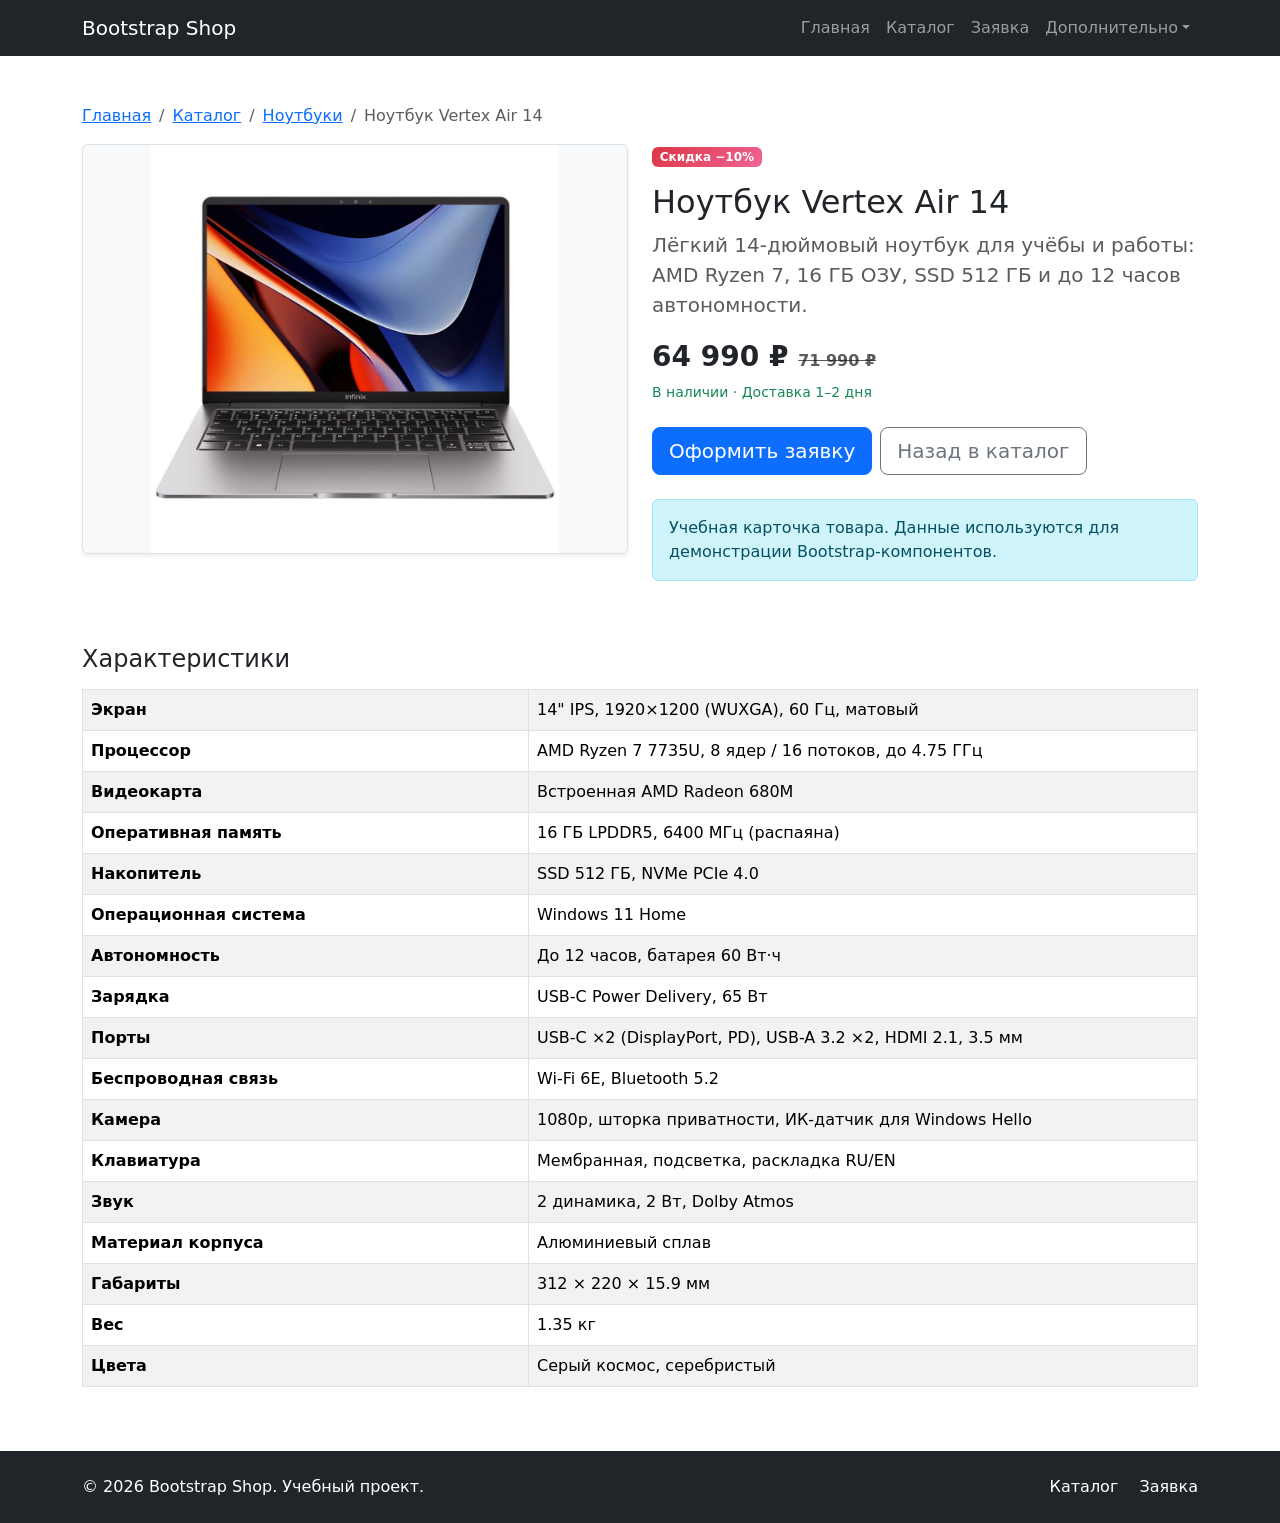
<file: product-3.html>
<!DOCTYPE html>
<html lang="ru">

<head>
    <meta charset="UTF-8">
    <meta name="viewport" content="width=device-width, initial-scale=1.0">
    <title>Ноутбук Vertex Air 14 — Bootstrap Shop</title>

    <link href="https://cdn.jsdelivr.net/npm/bootstrap@5.3.3/dist/css/bootstrap.min.css" rel="stylesheet">
    <link rel="stylesheet" href="css/custom.css">
</head>

<body class="d-flex flex-column min-vh-100">
    <nav class="navbar navbar-expand-lg navbar-dark bg-dark">
        <div class="container">
            <a class="navbar-brand" href="index.html">Bootstrap Shop</a>

            <button class="navbar-toggler" type="button" data-bs-toggle="collapse" data-bs-target="#mainNavbar"
                aria-controls="mainNavbar" aria-expanded="false" aria-label="Переключить навигацию">
                <span class="navbar-toggler-icon"></span>
            </button>

            <div class="collapse navbar-collapse" id="mainNavbar">
                <ul class="navbar-nav ms-auto">
                    <li class="nav-item"><a class="nav-link" href="index.html">Главная</a></li>
                    <li class="nav-item"><a class="nav-link" href="catalog.html">Каталог</a></li>
                    <li class="nav-item"><a class="nav-link" href="order.html">Заявка</a></li>
                    <li class="nav-item dropdown">
                        <a class="nav-link dropdown-toggle" href="#" role="button" data-bs-toggle="dropdown"
                            aria-expanded="false">Дополнительно</a>
                        <ul class="dropdown-menu">
                            <li><a class="dropdown-item" href="catalog.html">Все товары</a></li>
                            <li><a class="dropdown-item" href="order.html">Оформить заявку</a></li>
                            <li><a class="dropdown-item" href="index.html#popular">Популярное</a></li>
                        </ul>
                    </li>
                </ul>
            </div>
        </div>
    </nav>

    <main class="container my-5">
        <nav aria-label="breadcrumb">
            <ol class="breadcrumb">
                <li class="breadcrumb-item"><a href="index.html">Главная</a></li>
                <li class="breadcrumb-item"><a href="catalog.html">Каталог</a></li>
                <li class="breadcrumb-item"><a href="catalog.html">Ноутбуки</a></li>
                <li class="breadcrumb-item active" aria-current="page">Ноутбук Vertex Air 14</li>
            </ol>
        </nav>

        <div class="row g-4">
            <div class="col-12 col-lg-6">
                <div class="ratio ratio-4x3 bg-light border rounded overflow-hidden shadow-sm">
                    <img src="images/laptop.jpeg" alt="Ноутбук Vertex Air 14" class="w-100 h-100"
                        style="object-fit: contain;">
                </div>
            </div>

            <div class="col-12 col-lg-6">
                <span class="badge bg-danger mb-3">Скидка −10%</span>
                <h1 class="h2">Ноутбук Vertex Air 14</h1>
                <p class="lead text-muted">
                    Лёгкий 14-дюймовый ноутбук для учёбы и работы:
                    AMD Ryzen 7, 16 ГБ ОЗУ, SSD 512 ГБ и до 12 часов автономности.
                </p>

                <p class="fs-3 fw-bold mb-1">
                    64 990 ₽
                    <small class="text-muted text-decoration-line-through fs-6">71 990 ₽</small>
                </p>
                <p class="text-success small mb-4">В наличии · Доставка 1–2 дня</p>

                <div class="d-flex flex-wrap gap-2 mb-4">
                    <a class="btn btn-primary btn-lg" href="order.html">Оформить заявку</a>
                    <a class="btn btn-outline-secondary btn-lg" href="catalog.html">Назад в каталог</a>
                </div>

                <div class="alert alert-info" role="alert">
                    Учебная карточка товара. Данные используются для демонстрации Bootstrap-компонентов.
                </div>
            </div>
        </div>

        <section class="mt-5">
            <h2 class="h4 mb-3">Характеристики</h2>

            <div class="table-responsive">
                <table class="table table-striped table-bordered align-middle">
                    <tbody>
                        <tr>
                            <th scope="row" style="width: 40%;">Экран</th>
                            <td>14" IPS, 1920×1200 (WUXGA), 60 Гц, матовый</td>
                        </tr>
                        <tr>
                            <th scope="row">Процессор</th>
                            <td>AMD Ryzen 7 7735U, 8 ядер / 16 потоков, до 4.75 ГГц</td>
                        </tr>
                        <tr>
                            <th scope="row">Видеокарта</th>
                            <td>Встроенная AMD Radeon 680M</td>
                        </tr>
                        <tr>
                            <th scope="row">Оперативная память</th>
                            <td>16 ГБ LPDDR5, 6400 МГц (распаяна)</td>
                        </tr>
                        <tr>
                            <th scope="row">Накопитель</th>
                            <td>SSD 512 ГБ, NVMe PCIe 4.0</td>
                        </tr>
                        <tr>
                            <th scope="row">Операционная система</th>
                            <td>Windows 11 Home</td>
                        </tr>
                        <tr>
                            <th scope="row">Автономность</th>
                            <td>До 12 часов, батарея 60 Вт·ч</td>
                        </tr>
                        <tr>
                            <th scope="row">Зарядка</th>
                            <td>USB-C Power Delivery, 65 Вт</td>
                        </tr>
                        <tr>
                            <th scope="row">Порты</th>
                            <td>USB-C ×2 (DisplayPort, PD), USB-A 3.2 ×2, HDMI 2.1, 3.5 мм</td>
                        </tr>
                        <tr>
                            <th scope="row">Беспроводная связь</th>
                            <td>Wi-Fi 6E, Bluetooth 5.2</td>
                        </tr>
                        <tr>
                            <th scope="row">Камера</th>
                            <td>1080p, шторка приватности, ИК-датчик для Windows Hello</td>
                        </tr>
                        <tr>
                            <th scope="row">Клавиатура</th>
                            <td>Мембранная, подсветка, раскладка RU/EN</td>
                        </tr>
                        <tr>
                            <th scope="row">Звук</th>
                            <td>2 динамика, 2 Вт, Dolby Atmos</td>
                        </tr>
                        <tr>
                            <th scope="row">Материал корпуса</th>
                            <td>Алюминиевый сплав</td>
                        </tr>
                        <tr>
                            <th scope="row">Габариты</th>
                            <td>312 × 220 × 15.9 мм</td>
                        </tr>
                        <tr>
                            <th scope="row">Вес</th>
                            <td>1.35 кг</td>
                        </tr>
                        <tr>
                            <th scope="row">Цвета</th>
                            <td>Серый космос, серебристый</td>
                        </tr>
                    </tbody>
                </table>
            </div>
        </section>
    </main>

    <footer class="bg-dark text-white py-4 mt-auto">
        <div class="container">
            <div class="row align-items-center g-3">
                <div class="col-12 col-md-6">
                    <p class="mb-0">&copy; 2026 Bootstrap Shop. Учебный проект.</p>
                </div>
                <div class="col-12 col-md-6 text-md-end">
                    <a class="text-white text-decoration-none me-3" href="catalog.html">Каталог</a>
                    <a class="text-white text-decoration-none" href="order.html">Заявка</a>
                </div>
            </div>
        </div>
    </footer>

    <script src="https://cdn.jsdelivr.net/npm/bootstrap@5.3.3/dist/js/bootstrap.bundle.min.js"></script>
</body>

</html>
</file>
<file: css/custom.css>
.card-img-top {
  height: 200px;
  object-fit: contain;
}

.preview__image {
  width: 100%;
  height: 100%;
  object-fit: contain;
}

.card {
  transition: transform .2s ease, box-shadow .2s ease;
}

.card:hover {
  transform: translateY(-4px);
  box-shadow: 0 .75rem 1.5rem rgba(0, 0, 0, .08) !important;
}

.badge.bg-success {
  background: linear-gradient(135deg, #198754, #20c997) !important;
}

.badge.bg-danger {
  background: linear-gradient(135deg, #dc3545, #f06595) !important;
}

.badge.bg-warning {
  background: linear-gradient(135deg, #ffc107, #fd7e14) !important;
}

/* Слайд: пропорция 16:9, фото вписано целиком */
.carousel-media {
    aspect-ratio: 16 / 9;
    background: #f8f9fa;
    display: flex;
    align-items: center;
    justify-content: center;
}
.carousel-media img {
    max-width: 100%;
    max-height: 100%;
    object-fit: contain;
    padding: 1rem;
}

/* Подпись: затемнение снизу, чтобы текст читался */
.carousel-caption {
    background: linear-gradient(0deg, rgba(0, 0, 0, .7), transparent);
    bottom: 0;
    left: 1rem;
    right: 1rem;
    padding: 1.25rem;
}

/* Стрелки: белые кружки с шевронами */
.carousel-control-prev,
.carousel-control-next {
    width: 44px;
    height: 44px;
    top: 50%;
    bottom: auto;
    transform: translateY(-50%);
    background: rgba(255, 255, 255, .9);
    border-radius: 50%;
    opacity: 1;
    filter: none;
}
.carousel-control-prev { left: .75rem; }
.carousel-control-next { right: .75rem; }

.carousel-control-prev-icon,
.carousel-control-next-icon { display: none; }

.carousel-control-prev::after,
.carousel-control-next::after {
    content: "";
    position: absolute;
    top: 50%;
    left: 50%;
    width: 10px;
    height: 10px;
    border-top: 2px solid #212529;
    border-right: 2px solid #212529;
}
.carousel-control-prev::after { transform: translate(-30%, -50%) rotate(-135deg); }
.carousel-control-next::after { transform: translate(-70%, -50%) rotate(45deg); }
</file>
